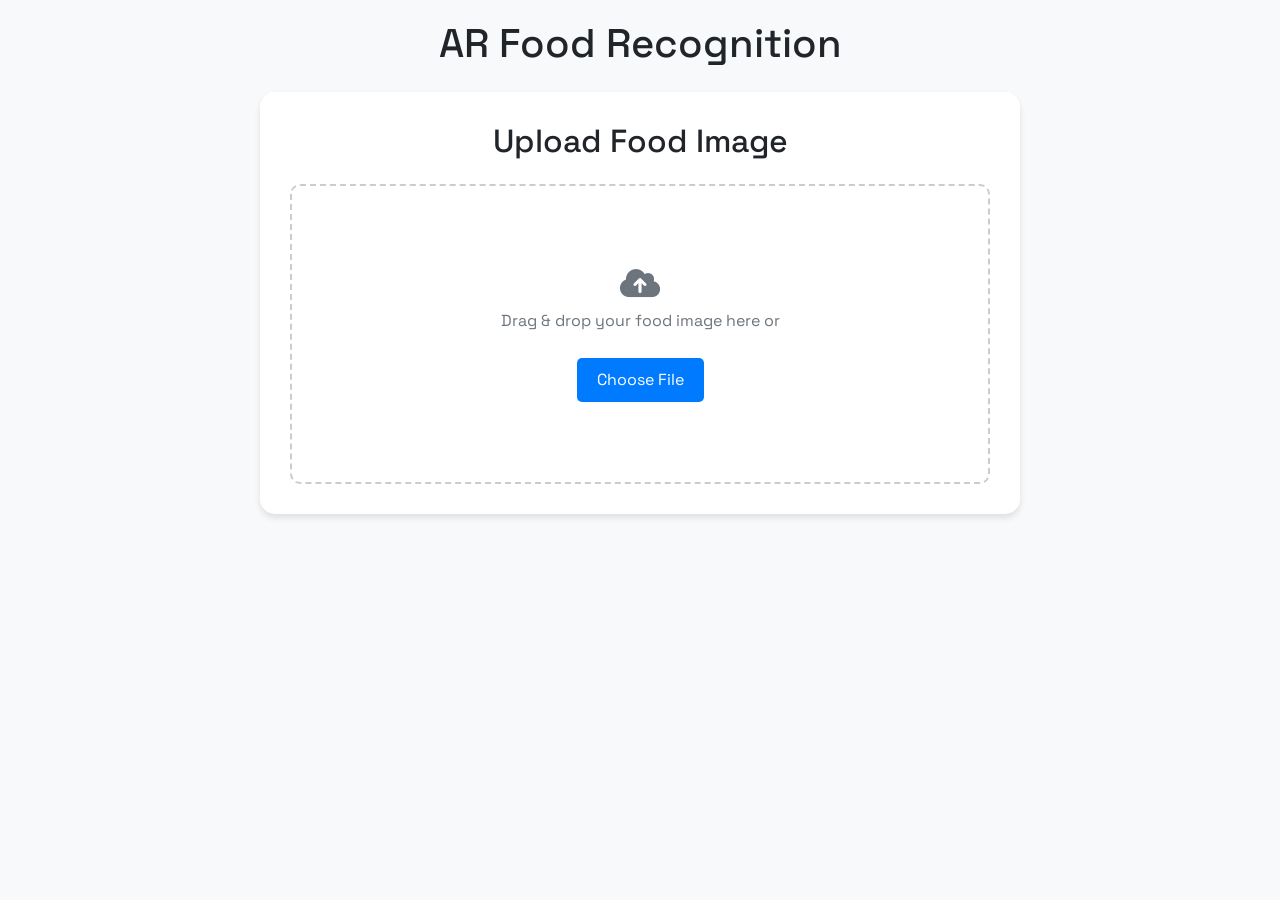
<file: templates/ar-food.html>
<!DOCTYPE html>
<html lang="en">
<head>
    <meta charset="UTF-8">
    <meta name="viewport" content="width=device-width, initial-scale=1.0">
    <title>AR Food Recognition - CulinaryAI</title>
    <link href="https://cdn.jsdelivr.net/npm/bootstrap@5.3.0/dist/css/bootstrap.min.css" rel="stylesheet">
    <link rel="stylesheet" href="https://cdnjs.cloudflare.com/ajax/libs/font-awesome/6.0.0/css/all.min.css">
    <link href="https://fonts.googleapis.com/css2?family=Space+Grotesk:wght@300;400;500;600;700&display=swap" rel="stylesheet">
    <style>
        * {
            margin: 0;
            padding: 0;
            box-sizing: border-box;
            font-family: 'Space Grotesk', sans-serif;
        }
        body {
            background-color: #f8f9fa;
        }
        .container {
            max-width: 800px;
            margin: 0 auto;
            padding: 20px;
        }
        .upload-section {
            background-color: white;
            border-radius: 15px;
            padding: 30px;
            box-shadow: 0 4px 6px rgba(0, 0, 0, 0.1);
            margin-bottom: 30px;
        }
        .drag-drop-area {
            border: 2px dashed #ccc;
            border-radius: 10px;
            padding: 20px;
            text-align: center;
            cursor: pointer;
            transition: all 0.3s ease;
            height: 300px;
            display: flex;
            flex-direction: column;
            justify-content: center;
            align-items: center;
            position: relative;
        }
        .drag-drop-area:hover {
            border-color: #007bff;
            background-color: #f8f9fa;
        }
        .drag-drop-area.dragover {
            border-color: #28a745;
            background-color: #e9f5e9;
        }
        .preview-image {
            max-width: 100%;
            max-height: 250px;
            object-fit: contain;
            display: none;
            border-radius: 8px;
        }
        .result-section {
            background-color: white;
            border-radius: 15px;
            padding: 30px;
            box-shadow: 0 4px 6px rgba(0, 0, 0, 0.1);
            display: none;
        }
        .loading-spinner {
            display: none;
            text-align: center;
            margin: 20px 0;
        }
        .food-card {
            background-color: #fff;
            border-radius: 10px;
            box-shadow: 0 2px 4px rgba(0, 0, 0, 0.1);
            padding: 20px;
            margin-bottom: 20px;
            transition: transform 0.3s ease;
        }
        .food-card:hover {
            transform: translateY(-5px);
        }
        .food-image {
            width: 100%;
            height: 200px;
            object-fit: cover;
            border-radius: 8px;
        }
        .btn-upload {
            background-color: #007bff;
            color: white;
            padding: 10px 20px;
            border-radius: 5px;
            border: none;
            cursor: pointer;
            transition: background-color 0.3s ease;
            margin-top: 15px;
        }
        .btn-upload:hover {
            background-color: #0056b3;
        }
        .btn-analyze {
            background-color: #28a745;
            color: white;
            padding: 10px 20px;
            border-radius: 5px;
            border: none;
            cursor: pointer;
            transition: background-color 0.3s ease;
            margin-top: 15px;
            display: none;
        }
        .btn-analyze:hover {
            background-color: #218838;
        }
        .error-message {
            color: #dc3545;
            margin-top: 10px;
            display: none;
        }
        .upload-icon {
            font-size: 2rem;
            color: #6c757d;
            margin-bottom: 10px;
        }
        .upload-text {
            color: #6c757d;
            margin-bottom: 10px;
        }
    </style>
</head>
<body>
    <div class="container">
        <h1 class="text-center mb-4">AR Food Recognition</h1>
        
        <div class="upload-section">
            <h2 class="text-center mb-4">Upload Food Image</h2>
            <div class="drag-drop-area" id="dropArea">
                <div id="uploadContent">
                    <i class="fas fa-cloud-upload-alt upload-icon"></i>
                    <p class="upload-text">Drag & drop your food image here or</p>
                    <input type="file" id="fileInput" accept="image/*" style="display: none;">
                    <button class="btn-upload" onclick="document.getElementById('fileInput').click()">
                        Choose File
                    </button>
                </div>
                <img id="previewImage" class="preview-image" alt="Preview">
            </div>
            <button id="analyzeButton" class="btn-analyze" onclick="analyzeImage()">
                <i class="fas fa-search"></i> Analyze Recipe
            </button>
            <div class="error-message" id="errorMessage"></div>
        </div>

        <div class="loading-spinner" id="loadingSpinner">
            <div class="spinner-border text-primary" role="status">
                <span class="visually-hidden">Loading...</span>
            </div>
            <p class="mt-2">Analyzing your food image...</p>
        </div>

        <div class="result-section" id="resultSection">
            <h2 class="text-center mb-4">Food Recognition Results</h2>
            <div id="foodResults"></div>
        </div>
    </div>

    <script>
        const dropArea = document.getElementById('dropArea');
        const fileInput = document.getElementById('fileInput');
        const previewImage = document.getElementById('previewImage');
        const loadingSpinner = document.getElementById('loadingSpinner');
        const resultSection = document.getElementById('resultSection');
        const foodResults = document.getElementById('foodResults');
        const errorMessage = document.getElementById('errorMessage');
        const analyzeButton = document.getElementById('analyzeButton');
        const uploadContent = document.getElementById('uploadContent');

        // Prevent default drag behaviors
        ['dragenter', 'dragover', 'dragleave', 'drop'].forEach(eventName => {
            dropArea.addEventListener(eventName, preventDefaults, false);
            document.body.addEventListener(eventName, preventDefaults, false);
        });

        // Highlight drop area when item is dragged over it
        ['dragenter', 'dragover'].forEach(eventName => {
            dropArea.addEventListener(eventName, highlight, false);
        });

        ['dragleave', 'drop'].forEach(eventName => {
            dropArea.addEventListener(eventName, unhighlight, false);
        });

        // Handle dropped files
        dropArea.addEventListener('drop', handleDrop, false);
        fileInput.addEventListener('change', handleFiles, false);

        function preventDefaults(e) {
            e.preventDefault();
            e.stopPropagation();
        }

        function highlight() {
            dropArea.classList.add('dragover');
        }

        function unhighlight() {
            dropArea.classList.remove('dragover');
        }

        function handleDrop(e) {
            const dt = e.dataTransfer;
            const files = dt.files;
            if (files.length > 0) {
                handleFiles({ target: { files } });
            }
        }

        function handleFiles(e) {
            const files = e.target.files;
            if (files.length > 0) {
                const file = files[0];
                if (file.type.startsWith('image/')) {
                    displayPreview(file);
                    // Store the file in the fileInput for later use
                    fileInput.files = files;
                } else {
                    showError('Please upload an image file');
                }
            }
        }

        function displayPreview(file) {
            const reader = new FileReader();
            reader.onload = function(e) {
                previewImage.src = e.target.result;
                previewImage.style.display = 'block';
                uploadContent.style.display = 'none';
                analyzeButton.style.display = 'block';
                errorMessage.style.display = 'none';
            };
            reader.readAsDataURL(file);
        }

        function showError(message) {
            errorMessage.textContent = message;
            errorMessage.style.display = 'block';
            setTimeout(() => {
                errorMessage.style.display = 'none';
            }, 3000);
        }

        function analyzeImage() {
            const file = fileInput.files[0];
            if (!file) {
                showError('Please select an image first');
                return;
            }

            loadingSpinner.style.display = 'block';
            resultSection.style.display = 'none';
            errorMessage.style.display = 'none';

            const formData = new FormData();
            formData.append('image', file);

            fetch('/analyze_food', {
                method: 'POST',
                body: formData
            })
            .then(response => {
                if (!response.ok) {
                    throw new Error('Network response was not ok');
                }
                return response.json();
            })
            .then(data => {
                loadingSpinner.style.display = 'none';
                if (data.error) {
                    showError(data.error);
                } else {
                    displayResults(data);
                    resultSection.style.display = 'block';
                }
            })
            .catch(error => {
                loadingSpinner.style.display = 'none';
                showError('Error analyzing image. Please try again.');
                console.error('Error:', error);
            });
        }

        function displayResults(data) {
            foodResults.innerHTML = '';
            
            const foodCard = document.createElement('div');
            foodCard.className = 'food-card';
            
            foodCard.innerHTML = `
                <div class="row">
                    <div class="col-md-4">
                        <img src="${previewImage.src}" class="food-image" alt="${data.name}">
                    </div>
                    <div class="col-md-8">
                        <h3>${data.name}</h3>
                        <p class="text-muted">${data.description}</p>
                        <h4>Benefits:</h4>
                        <ul>
                            ${data.benefits.map(benefit => `<li>${benefit}</li>`).join('')}
                        </ul>
                        <button class="btn btn-primary" onclick="window.location.href='/recipe-details?food=${encodeURIComponent(data.name)}'">
                            View Full Recipe
                        </button>
                    </div>
                </div>
            `;
            
            foodResults.appendChild(foodCard);
        }
    </script>
</body>
</html>
</file>
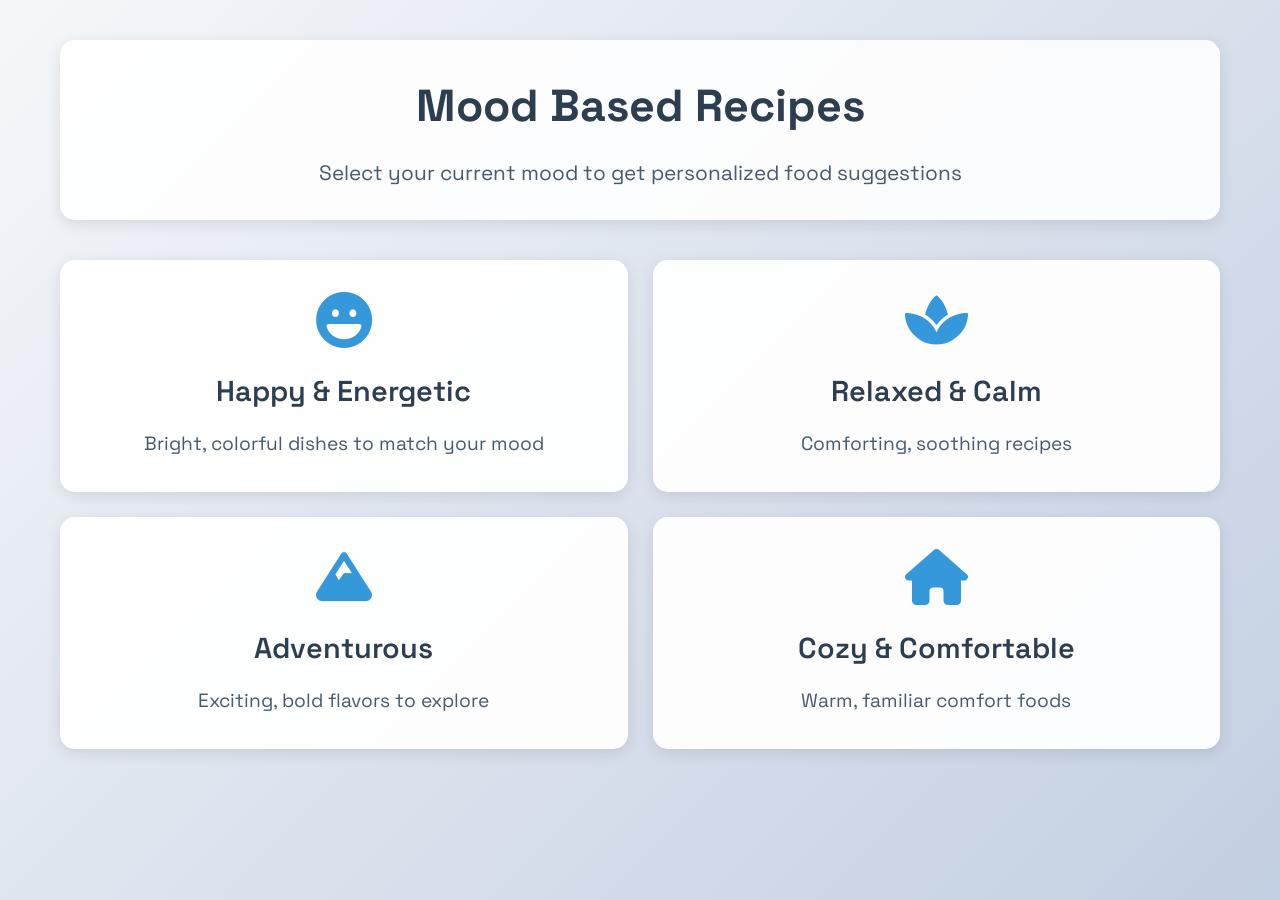
<file: templates/mood-based.html>
<!DOCTYPE html>
<html lang="en">
<head>
  <meta charset="UTF-8">
  <meta name="viewport" content="width=device-width, initial-scale=1.0">
  <title>Mood Based Recipes - CulinaryAI</title>
  <link rel="stylesheet" href="https://cdnjs.cloudflare.com/ajax/libs/font-awesome/6.0.0/css/all.min.css">
  <link href="https://fonts.googleapis.com/css2?family=Space+Grotesk:wght@300;400;500;600;700&display=swap" rel="stylesheet">
  <style>
    * {
      margin: 0;
      padding: 0;
      box-sizing: border-box;
      font-family: 'Space Grotesk', sans-serif;
    }

    body {
      background: linear-gradient(135deg, #f5f7fa 0%, #c3cfe2 100%);
      color: #2c3e50;
      line-height: 1.6;
      min-height: 100vh;
    }

    .container {
      max-width: 1200px;
      margin: 0 auto;
      padding: 40px 20px;
    }

    .header {
      text-align: center;
      margin-bottom: 40px;
      padding: 30px;
      background: rgba(255, 255, 255, 0.9);
      border-radius: 15px;
      box-shadow: 0 4px 15px rgba(0,0,0,0.1);
    }

    .header h1 {
      color: #2c3e50;
      font-size: 2.8rem;
      margin-bottom: 15px;
      font-weight: 700;
    }

    .header p {
      font-size: 1.3rem;
      color: #34495e;
      opacity: 0.9;
    }

    .mood-options {
      display: grid;
      grid-template-columns: repeat(2, 1fr);
      gap: 25px;
      margin-bottom: 40px;
    }

    .mood-option {
      background: rgba(255, 255, 255, 0.95);
      padding: 30px;
      border-radius: 15px;
      text-align: center;
      cursor: pointer;
      box-shadow: 0 4px 15px rgba(0,0,0,0.1);
      transition: all 0.3s ease;
      border: 2px solid transparent;
    }

    .mood-option:hover {
      transform: translateY(-5px);
      border-color: #3498db;
      box-shadow: 0 8px 20px rgba(0,0,0,0.15);
    }

    .mood-option i {
      font-size: 3.5rem;
      color: #3498db;
      margin-bottom: 20px;
      transition: transform 0.3s ease;
    }

    .mood-option:hover i {
      transform: scale(1.1);
    }

    .mood-option h3 {
      color: #2c3e50;
      font-size: 1.8rem;
      margin-bottom: 15px;
      font-weight: 600;
    }

    .mood-option p {
      font-size: 1.2rem;
      color: #34495e;
      opacity: 0.9;
    }

    .suggestions {
      display: none;
    }

    .suggestion-item {
      background: rgba(255, 255, 255, 0.95);
      padding: 30px;
      border-radius: 15px;
      margin-bottom: 30px;
      box-shadow: 0 4px 15px rgba(0,0,0,0.1);
      transition: all 0.3s ease;
      cursor: pointer;
      border: 2px solid transparent;
    }

    .suggestion-item:hover {
      transform: translateY(-5px);
      border-color: #3498db;
      box-shadow: 0 8px 20px rgba(0,0,0,0.15);
      background: rgba(255, 255, 255, 0.98);
    }

    .suggestion-item h3 {
      color: #2c3e50;
      font-size: 2rem;
      margin-bottom: 15px;
      font-weight: 600;
      padding-bottom: 10px;
      border-bottom: 2px solid #3498db;
      transition: color 0.3s ease;
    }

    .suggestion-item:hover h3 {
      color: #3498db;
    }

    .suggestion-item p {
      font-size: 1.3rem;
      margin-bottom: 20px;
      color: #34495e;
      line-height: 1.8;
    }

    .suggestion-item .benefits {
      margin-top: 25px;
      padding: 25px;
      background: rgba(248, 249, 250, 0.8);
      border-radius: 12px;
      border: 1px solid rgba(52, 152, 219, 0.2);
      transition: all 0.3s ease;
    }

    .suggestion-item:hover .benefits {
      background: rgba(248, 249, 250, 0.95);
      border-color: rgba(52, 152, 219, 0.4);
    }

    .suggestion-item .benefits h4 {
      color: #3498db;
      font-size: 1.5rem;
      margin-bottom: 15px;
      font-weight: 600;
    }

    .suggestion-item .benefits-list li {
      margin-bottom: 12px;
      position: relative;
      font-size: 1.2rem;
      color: #34495e;
      line-height: 1.6;
      transition: color 0.3s ease;
    }

    .suggestion-item:hover .benefits-list li {
      color: #2c3e50;
    }

    .suggestion-item .benefits-list li::before {
      content: "✓";
      color: #2ecc71;
      position: absolute;
      left: -25px;
      font-size: 1.3rem;
      font-weight: bold;
      transition: transform 0.3s ease;
    }

    .suggestion-item:hover .benefits-list li::before {
      transform: scale(1.1);
    }

    .loading {
      text-align: center;
      padding: 30px;
      display: none;
    }

    .loading i {
      font-size: 3rem;
      color: #3498db;
      animation: spin 1s linear infinite;
      margin-bottom: 15px;
    }

    .loading p {
      font-size: 1.3rem;
      color: #34495e;
    }

    @keyframes spin {
      0% { transform: rotate(0deg); }
      100% { transform: rotate(360deg); }
    }

    @media (max-width: 768px) {
      .mood-options {
        grid-template-columns: 1fr;
      }

      .header h1 {
        font-size: 2.2rem;
      }

      .header p {
        font-size: 1.1rem;
      }

      .mood-option h3 {
        font-size: 1.5rem;
      }

      .mood-option p {
        font-size: 1.1rem;
      }

      .suggestion-item h3 {
        font-size: 1.8rem;
      }

      .suggestion-item p {
        font-size: 1.1rem;
      }

      .benefits-list li {
        font-size: 1.1rem;
      }
    }
  </style>
</head>
<body>
  <div class="container">
    <div class="header">
      <h1>Mood Based Recipes</h1>
      <p>Select your current mood to get personalized food suggestions</p>
    </div>

    <div class="mood-options">
      <div class="mood-option" onclick="selectMood('happy')">
        <i class="fas fa-laugh"></i>
        <h3>Happy & Energetic</h3>
        <p>Bright, colorful dishes to match your mood</p>
      </div>

      <div class="mood-option" onclick="selectMood('relaxed')">
        <i class="fas fa-spa"></i>
        <h3>Relaxed & Calm</h3>
        <p>Comforting, soothing recipes</p>
      </div>

      <div class="mood-option" onclick="selectMood('adventurous')">
        <i class="fas fa-mountain"></i>
        <h3>Adventurous</h3>
        <p>Exciting, bold flavors to explore</p>
      </div>

      <div class="mood-option" onclick="selectMood('cozy')">
        <i class="fas fa-home"></i>
        <h3>Cozy & Comfortable</h3>
        <p>Warm, familiar comfort foods</p>
      </div>
    </div>

    <div class="loading" id="loading">
      <i class="fas fa-spinner"></i>
      <p>Generating personalized suggestions...</p>
    </div>

    <div class="suggestions" id="suggestions"></div>
  </div>

  <script>
    let currentMood = '';

    async function selectMood(mood) {
      currentMood = mood;
      const loading = document.getElementById('loading');
      const suggestions = document.getElementById('suggestions');
      const moodOptions = document.querySelector('.mood-options');
      
      // Hide mood options and show loading
      moodOptions.style.display = 'none';
      loading.style.display = 'block';
      suggestions.style.display = 'none';
      suggestions.innerHTML = '';

      try {
        const response = await fetch('/generate_mood_recipe', {
          method: 'POST',
          headers: {
            'Content-Type': 'application/json',
          },
          body: JSON.stringify({ mood: mood })
        });

        if (!response.ok) {
          throw new Error('Failed to generate suggestions');
        }

        const data = await response.json();
        displaySuggestions(data);
      } catch (error) {
        console.error('Error:', error);
        suggestions.innerHTML = `
          <div class="suggestion-item">
            <h3>Error</h3>
            <p>Failed to generate suggestions. Please try again.</p>
            <button onclick="resetMoodSelection()" style="
              background: #3498db;
              color: white;
              border: none;
              padding: 10px 20px;
              border-radius: 5px;
              cursor: pointer;
              margin-top: 20px;
              font-size: 1.1rem;
              transition: all 0.3s ease;
            ">Try Again</button>
          </div>
        `;
      } finally {
        loading.style.display = 'none';
        suggestions.style.display = 'block';
      }
    }

    function resetMoodSelection() {
      const moodOptions = document.querySelector('.mood-options');
      const suggestions = document.getElementById('suggestions');
      const loading = document.getElementById('loading');
      
      moodOptions.style.display = 'grid';
      suggestions.style.display = 'none';
      loading.style.display = 'none';
      suggestions.innerHTML = '';
      currentMood = '';
    }

    function displaySuggestions(suggestions) {
      const suggestionsDiv = document.getElementById('suggestions');
      suggestionsDiv.innerHTML = '';

      suggestions.forEach(suggestion => {
        const suggestionItem = document.createElement('div');
        suggestionItem.className = 'suggestion-item';
        suggestionItem.innerHTML = `
          <h3>${suggestion.name}</h3>
          <p>${suggestion.description}</p>
          <div class="benefits">
            <h4>Benefits</h4>
            <ul class="benefits-list">
              ${suggestion.benefits.map(benefit => `<li>${benefit}</li>`).join('')}
            </ul>
          </div>
          <div style="
            text-align: center;
            margin-top: 20px;
            color: #3498db;
            font-weight: 600;
            font-size: 1.2rem;
          ">Click to view detailed recipe</div>
        `;

        // Add click event to show recipe details
        suggestionItem.addEventListener('click', () => {
          window.location.href = `/recipe-details?food=${encodeURIComponent(suggestion.name)}&mood=${encodeURIComponent(currentMood)}`;
        });

        suggestionsDiv.appendChild(suggestionItem);
      });

      // Add a back button
      const backButton = document.createElement('button');
      backButton.textContent = 'Back to Moods';
      backButton.style.cssText = `
        background: #3498db;
        color: white;
        border: none;
        padding: 10px 20px;
        border-radius: 5px;
        cursor: pointer;
        margin: 20px auto;
        display: block;
        font-size: 1.1rem;
        transition: all 0.3s ease;
      `;
      backButton.onclick = resetMoodSelection;
      suggestionsDiv.appendChild(backButton);
    }
  </script>
</body>
</html>
</file>
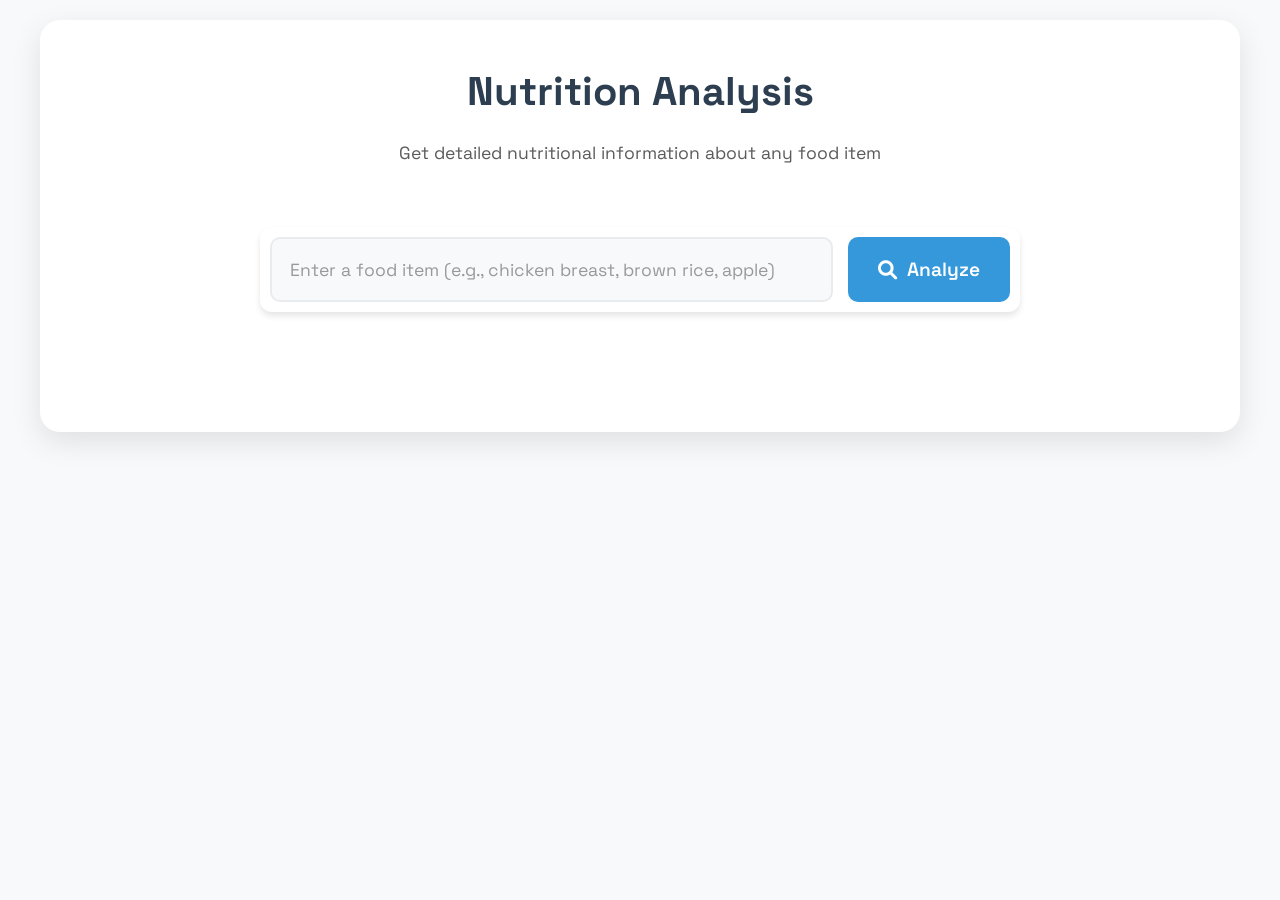
<file: templates/nutrition-analysis.html>
<!DOCTYPE html>
<html lang="en">
<head>
    <meta charset="UTF-8">
    <meta name="viewport" content="width=device-width, initial-scale=1.0">
    <title>Nutrition Analysis - CulinaryAI</title>
    <link rel="stylesheet" href="https://cdnjs.cloudflare.com/ajax/libs/font-awesome/6.0.0/css/all.min.css">
    <link href="https://fonts.googleapis.com/css2?family=Space+Grotesk:wght@300;400;500;600;700&display=swap" rel="stylesheet">
    <style>
        :root {
            --primary: #2c3e50;
            --secondary: #e74c3c;
            --accent: #3498db;
            --light: #ffffff;
            --dark: #2c3e50;
            --text: #333333;
            --background: #f8f9fa;
            --border: #e9ecef;
            --success: #2ecc71;
            --warning: #f1c40f;
            --info: #3498db;
            --transition: all 0.3s ease;
        }

        * {
            margin: 0;
            padding: 0;
            box-sizing: border-box;
            font-family: 'Space Grotesk', sans-serif;
        }

        body {
            background: var(--background);
            color: var(--text);
            line-height: 1.6;
            padding: 20px;
        }

        .container {
            max-width: 1200px;
            margin: 0 auto;
            padding: 40px;
            background: var(--light);
            border-radius: 20px;
            box-shadow: 0 10px 30px rgba(0, 0, 0, 0.1);
        }

        .header {
            text-align: center;
            margin-bottom: 40px;
        }

        .header h1 {
            color: var(--primary);
            font-size: 2.5rem;
            margin-bottom: 15px;
        }

        .header p {
            color: var(--text);
            opacity: 0.8;
            font-size: 1.1rem;
        }

        .search-container {
            text-align: center;
            margin: 40px auto;
            max-width: 800px;
            padding: 20px;
        }

        .search-bar {
            display: flex;
            gap: 15px;
            margin-bottom: 20px;
            background: var(--light);
            padding: 10px;
            border-radius: 12px;
            box-shadow: 0 4px 6px rgba(0, 0, 0, 0.1);
            transition: var(--transition);
        }

        .search-bar:focus-within {
            box-shadow: 0 6px 12px rgba(0, 0, 0, 0.15);
            transform: translateY(-2px);
        }

        .search-bar input {
            flex: 1;
            padding: 18px;
            border: 2px solid var(--border);
            border-radius: 10px;
            font-size: 1.2rem;
            transition: var(--transition);
            background: var(--background);
        }

        .search-bar input:focus {
            border-color: var(--accent);
            outline: none;
            background: var(--light);
        }

        .search-bar input::placeholder {
            color: #999;
            font-size: 1.1rem;
        }

        .search-bar button {
            background: var(--accent);
            color: var(--light);
            border: none;
            padding: 18px 30px;
            border-radius: 10px;
            font-size: 1.2rem;
            font-weight: 600;
            cursor: pointer;
            transition: var(--transition);
            display: flex;
            align-items: center;
            gap: 10px;
        }

        .search-bar button:hover {
            background: var(--primary);
            transform: translateY(-2px);
        }

        .search-bar button:active {
            transform: translateY(0);
        }

        .loading-indicator {
            text-align: center;
            padding: 30px;
            margin: 20px 0;
        }

        .spinner {
            width: 50px;
            height: 50px;
            border: 5px solid var(--accent);
            border-top: 5px solid transparent;
            border-radius: 50%;
            margin: 0 auto 20px;
            animation: spin 1s linear infinite;
        }

        @keyframes spin {
            0% { transform: rotate(0deg); }
            100% { transform: rotate(360deg); }
        }

        .details-form {
            display: none;
            max-width: 600px;
            margin: 0 auto;
            padding: 20px;
            background: var(--background);
            border-radius: 15px;
            box-shadow: 0 3px 10px rgba(0, 0, 0, 0.05);
        }

        .details-form.active {
            display: block;
        }

        .form-row {
            display: grid;
            grid-template-columns: 1fr 1fr;
            gap: 20px;
            margin-bottom: 20px;
        }

        .form-group {
            margin-bottom: 15px;
        }

        .form-group label {
            display: block;
            margin-bottom: 8px;
            color: var(--primary);
            font-weight: 500;
        }

        .form-group input,
        .form-group select {
            width: 100%;
            padding: 12px;
            border: 2px solid var(--border);
            border-radius: 8px;
            font-size: 1rem;
            transition: var(--transition);
        }

        .form-group input:focus,
        .form-group select:focus {
            border-color: var(--accent);
            outline: none;
        }

        .analyze-btn {
            width: 100%;
            background: var(--accent);
            color: var(--light);
            border: none;
            padding: 15px;
            border-radius: 8px;
            font-size: 1.1rem;
            font-weight: 500;
            cursor: pointer;
            transition: var(--transition);
            margin-top: 20px;
        }

        .analyze-btn:hover {
            background: var(--primary);
        }

        .loading {
            display: none;
            text-align: center;
            padding: 20px;
            color: var(--accent);
        }

        .loading i {
            font-size: 2rem;
            animation: spin 1s linear infinite;
        }

        .result-section {
            display: none;
            margin-top: 40px;
            padding: 30px;
            background: var(--light);
            border-radius: 15px;
            box-shadow: 0 5px 15px rgba(0, 0, 0, 0.1);
        }

        .nutrition-grid {
            display: grid;
            grid-template-columns: repeat(auto-fit, minmax(200px, 1fr));
            gap: 20px;
            margin-top: 20px;
        }

        .nutrition-card {
            background: white;
            border-radius: 12px;
            padding: 20px;
            box-shadow: 0 2px 4px rgba(0,0,0,0.1);
            margin-bottom: 20px;
        }

        .nutrition-card h4 {
            color: #2c3e50;
            margin-bottom: 15px;
            font-size: 1.2em;
        }

        .value {
            font-size: 2em;
            font-weight: bold;
            color: #2c3e50;
        }

        .unit {
            color: #7f8c8d;
            margin: 5px 0;
        }

        .daily-percentage {
            color: #27ae60;
            font-weight: 500;
        }

        .fats-details, .vitamins-details, .minerals-details {
            display: grid;
            gap: 10px;
        }

        .fat-item, .vitamin-item, .mineral-item {
            display: flex;
            justify-content: space-between;
            align-items: center;
            padding: 8px;
            background: #f8f9fa;
            border-radius: 6px;
        }

        .analysis-card {
            background: #f8f9fa;
        }

        .analysis-item {
            margin-bottom: 15px;
        }

        .analysis-item h5 {
            color: #2c3e50;
            margin-bottom: 5px;
        }

        .analysis-item p {
            color: #34495e;
            line-height: 1.5;
        }

        .meal-suggestions {
            margin-top: 30px;
        }

        .meal-cards {
            display: grid;
            grid-template-columns: repeat(auto-fit, minmax(300px, 1fr));
            gap: 20px;
            margin-top: 20px;
        }

        .meal-card {
            background: white;
            border-radius: 12px;
            padding: 20px;
            box-shadow: 0 2px 4px rgba(0,0,0,0.1);
        }

        .meal-card h4 {
            color: #2c3e50;
            margin-bottom: 10px;
        }

        .meal-details {
            margin-top: 15px;
        }

        .meal-details h5 {
            color: #2c3e50;
            margin: 10px 0 5px;
        }

        .meal-details ul {
            list-style: none;
            padding: 0;
        }

        .meal-details li {
            margin-bottom: 5px;
            color: #34495e;
        }

        .health-considerations {
            margin-top: 30px;
            background: #f8f9fa;
            padding: 20px;
            border-radius: 12px;
        }

        .health-considerations h3 {
            color: #2c3e50;
            margin-bottom: 15px;
        }

        .health-considerations ul {
            list-style: none;
            padding: 0;
        }

        .health-considerations li {
            margin-bottom: 10px;
            padding-left: 20px;
            position: relative;
            color: #34495e;
        }

        .health-considerations li:before {
            content: "•";
            color: #27ae60;
            position: absolute;
            left: 0;
        }

        .recommendations {
            margin-top: 30px;
            padding: 20px;
            background: var(--background);
            border-radius: 10px;
        }

        .recommendations h3 {
            color: var(--primary);
            margin-bottom: 15px;
        }

        .recommendations ul {
            list-style: none;
        }

        .recommendations li {
            margin-bottom: 10px;
            padding-left: 25px;
            position: relative;
        }

        .recommendations li::before {
            content: "•";
            color: var(--accent);
            position: absolute;
            left: 10px;
            font-size: 1.2rem;
        }

        .error-message {
            background-color: #ffebee;
            color: #c62828;
            padding: 15px;
            border-radius: 8px;
            margin: 20px 0;
            text-align: center;
            font-weight: 500;
        }

        @media (max-width: 768px) {
            .search-container {
                padding: 20px;
            }

            .header h1 {
                font-size: 2rem;
            }
        }

        .nutrition-section {
            margin-top: 30px;
            padding: 20px;
            background: var(--background);
            border-radius: 12px;
        }

        .nutrition-grid {
            display: flex;
            flex-direction: column;
            gap: 15px;
        }

        .nutrition-item {
            display: flex;
            justify-content: space-between;
            align-items: center;
            padding: 15px;
            background: var(--light);
            border-radius: 8px;
            transition: var(--transition);
        }

        .nutrition-item:hover {
            background: var(--background);
            transform: translateX(5px);
        }

        .nutrition-item h3 {
            color: var(--primary);
            font-size: 1.1rem;
            margin: 0;
        }

        .nutrition-value {
            display: flex;
            align-items: center;
            gap: 10px;
        }

        .nutrition-value .value {
            font-size: 1.2rem;
            font-weight: 600;
            color: var(--primary);
        }

        .nutrition-value .unit {
            color: var(--text);
            opacity: 0.8;
        }

        .nutrition-value .daily-percentage {
            color: var(--success);
            font-weight: 500;
        }

        .action-buttons {
            display: flex;
            gap: 15px;
            margin: 20px 0;
            justify-content: center;
        }

        .action-button {
            display: flex;
            align-items: center;
            gap: 8px;
            padding: 12px 20px;
            border: none;
            border-radius: 8px;
            font-size: 1rem;
            font-weight: 500;
            cursor: pointer;
            transition: var(--transition);
            background: var(--accent);
            color: var(--light);
        }

        .action-button:hover {
            background: var(--primary);
            transform: translateY(-2px);
        }

        .action-button i {
            font-size: 1.1rem;
        }

        .diet-fit-section, .benefits-section, .warnings-section {
            margin-top: 30px;
            padding: 20px;
            background: var(--background);
            border-radius: 12px;
        }

        .diet-fit-grid, .benefits-grid, .warnings-grid {
            display: grid;
            grid-template-columns: repeat(auto-fit, minmax(250px, 1fr));
            gap: 15px;
            margin-top: 15px;
        }

        .diet-fit-item, .benefit-item, .warning-item {
            background: var(--light);
            padding: 15px;
            border-radius: 8px;
            transition: var(--transition);
        }

        .diet-fit-item:hover, .benefit-item:hover, .warning-item:hover {
            transform: translateY(-2px);
            box-shadow: 0 4px 8px rgba(0,0,0,0.1);
        }

        .diet-fit-item h3, .benefit-item h3, .warning-item h3 {
            color: var(--primary);
            font-size: 1.1rem;
            margin-bottom: 10px;
            display: flex;
            align-items: center;
            gap: 8px;
        }

        .diet-fit-item p, .benefit-item p, .warning-item p {
            color: var(--text);
            line-height: 1.5;
        }

        .diet-fit-item i {
            color: var(--success);
        }

        .benefit-item i {
            color: var(--info);
        }

        .warning-item i {
            color: var(--warning);
        }
    </style>
</head>
<body>
    <div class="container">
        <div class="header">
            <h1>Nutrition Analysis</h1>
            <p>Get detailed nutritional information about any food item</p>
        </div>

        <div class="search-container">
            <div class="search-bar">
                <input type="text" id="foodInput" placeholder="Enter a food item (e.g., chicken breast, brown rice, apple)">
                <button onclick="analyzeFood()">
                    <i class="fas fa-search"></i>
                    Analyze
                </button>
            </div>
        </div>

        <div id="loadingIndicator" class="loading-indicator" style="display: none;">
            <div class="spinner"></div>
            <p>Analyzing nutritional content...</p>
        </div>

        <div id="errorMessage" class="error-message" style="display: none;"></div>

        <div id="resultsContainer" class="results-container" style="display: none;">
            <div class="action-buttons">
                <button class="action-button" onclick="saveToGallery()">
                    <i class="fas fa-save"></i>
                    Save to Gallery
                </button>
                <button class="action-button" onclick="shareResults()">
                    <i class="fas fa-share-alt"></i>
                    Share
                </button>
            </div>
            <!-- Results will be displayed here -->
        </div>
    </div>

    <script>
        async function analyzeFood() {
            const foodInput = document.getElementById('foodInput');
            const loadingIndicator = document.getElementById('loadingIndicator');
            const errorMessage = document.getElementById('errorMessage');
            const resultsContainer = document.getElementById('resultsContainer');

            if (!foodInput || !loadingIndicator || !errorMessage || !resultsContainer) {
                console.error('Required elements not found');
                return;
            }

            const food = foodInput.value.trim();
            if (!food) {
                errorMessage.textContent = 'Please enter a food item';
                errorMessage.style.display = 'block';
                return;
            }

            try {
                loadingIndicator.style.display = 'block';
                errorMessage.style.display = 'none';
                resultsContainer.style.display = 'none';

                const response = await fetch('/analyze_nutrition', {
                    method: 'POST',
                    headers: {
                        'Content-Type': 'application/json'
                    },
                    body: JSON.stringify({ food })
                });

                if (!response.ok) {
                    throw new Error('Failed to analyze nutrition');
                }

                const data = await response.json();
                displayResults(data);
            } catch (error) {
                console.error('Error:', error);
                errorMessage.textContent = 'Failed to analyze nutrition. Please try again.';
                errorMessage.style.display = 'block';
            } finally {
                loadingIndicator.style.display = 'none';
            }
        }

        function displayResults(data) {
            const resultsContainer = document.getElementById('resultsContainer');
            if (!resultsContainer) {
                console.error('Results container not found');
                return;
            }

            // Clear previous results
            resultsContainer.innerHTML = '';

            // Add action buttons
            resultsContainer.innerHTML = `
                <div class="action-buttons">
                    <button class="action-button" onclick="saveToGallery()">
                        <i class="fas fa-save"></i>
                        Save to Gallery
                    </button>
                    <button class="action-button" onclick="shareResults()">
                        <i class="fas fa-share-alt"></i>
                        Share
                    </button>
                </div>
            `;

            // Create nutrition section
            const nutrition = data.nutrition;
            let html = `
                <div class="nutrition-section">
                    <h2>Nutritional Information</h2>
                    <div class="nutrition-grid">
                        <div class="nutrition-item">
                            <h3>Calories</h3>
                            <div class="nutrition-value">
                                <span class="value">${nutrition.calories.value}</span>
                                <span class="unit">${nutrition.calories.unit}</span>
                                <span class="daily-percentage">${nutrition.calories.daily_percentage}% DV</span>
                            </div>
                        </div>
                        <div class="nutrition-item">
                            <h3>Protein</h3>
                            <div class="nutrition-value">
                                <span class="value">${nutrition.protein.value}</span>
                                <span class="unit">${nutrition.protein.unit}</span>
                                <span class="daily-percentage">${nutrition.protein.daily_percentage}% DV</span>
                            </div>
                        </div>
                        <div class="nutrition-item">
                            <h3>Carbohydrates</h3>
                            <div class="nutrition-value">
                                <span class="value">${nutrition.carbohydrates.value}</span>
                                <span class="unit">${nutrition.carbohydrates.unit}</span>
                                <span class="daily-percentage">${nutrition.carbohydrates.daily_percentage}% DV</span>
                            </div>
                        </div>
                        <div class="nutrition-item">
                            <h3>Fiber</h3>
                            <div class="nutrition-value">
                                <span class="value">${nutrition.fiber.value}</span>
                                <span class="unit">${nutrition.fiber.unit}</span>
                                <span class="daily-percentage">${nutrition.fiber.daily_percentage}% DV</span>
                            </div>
                        </div>
                        <div class="nutrition-item">
                            <h3>Sugar</h3>
                            <div class="nutrition-value">
                                <span class="value">${nutrition.sugar.value}</span>
                                <span class="unit">${nutrition.sugar.unit}</span>
                                <span class="daily-percentage">${nutrition.sugar.daily_percentage}% DV</span>
                            </div>
                        </div>
                        <div class="nutrition-item">
                            <h3>Sodium</h3>
                            <div class="nutrition-value">
                                <span class="value">${nutrition.sodium.value}</span>
                                <span class="unit">${nutrition.sodium.unit}</span>
                                <span class="daily-percentage">${nutrition.sodium.daily_percentage}% DV</span>
                            </div>
                        </div>
                    </div>
                </div>
            `;

            // Add fats section
            html += `
                <div class="nutrition-section">
                    <h2>Fats</h2>
                    <div class="nutrition-grid">
                        <div class="nutrition-item">
                            <h3>Total Fat</h3>
                            <div class="nutrition-value">
                                <span class="value">${nutrition.fats.total.value}</span>
                                <span class="unit">${nutrition.fats.total.unit}</span>
                                <span class="daily-percentage">${nutrition.fats.total.daily_percentage}% DV</span>
                            </div>
                        </div>
                        <div class="nutrition-item">
                            <h3>Saturated Fat</h3>
                            <div class="nutrition-value">
                                <span class="value">${nutrition.fats.saturated.value}</span>
                                <span class="unit">${nutrition.fats.saturated.unit}</span>
                                <span class="daily-percentage">${nutrition.fats.saturated.daily_percentage}% DV</span>
                            </div>
                        </div>
                        <div class="nutrition-item">
                            <h3>Unsaturated Fat</h3>
                            <div class="nutrition-value">
                                <span class="value">${nutrition.fats.unsaturated.value}</span>
                                <span class="unit">${nutrition.fats.unsaturated.unit}</span>
                                <span class="daily-percentage">${nutrition.fats.unsaturated.daily_percentage}% DV</span>
                            </div>
                        </div>
                        <div class="nutrition-item">
                            <h3>Trans Fat</h3>
                            <div class="nutrition-value">
                                <span class="value">${nutrition.fats.trans.value}</span>
                                <span class="unit">${nutrition.fats.trans.unit}</span>
                                <span class="daily-percentage">${nutrition.fats.trans.daily_percentage}% DV</span>
                            </div>
                        </div>
                    </div>
                </div>
            `;

            // Add vitamins section
            html += `
                <div class="nutrition-section">
                    <h2>Vitamins</h2>
                    <div class="nutrition-grid">
            `;
            nutrition.vitamins.forEach(vitamin => {
                html += `
                    <div class="nutrition-item">
                        <h3>${vitamin.name}</h3>
                        <div class="nutrition-value">
                            <span class="value">${vitamin.value}</span>
                            <span class="unit">${vitamin.unit}</span>
                            <span class="daily-percentage">${vitamin.daily_percentage}% DV</span>
                        </div>
                    </div>
                `;
            });
            html += `
                    </div>
                </div>
            `;

            // Add minerals section
            html += `
                <div class="nutrition-section">
                    <h2>Minerals</h2>
                    <div class="nutrition-grid">
            `;
            nutrition.minerals.forEach(mineral => {
                html += `
                    <div class="nutrition-item">
                        <h3>${mineral.name}</h3>
                        <div class="nutrition-value">
                            <span class="value">${mineral.value}</span>
                            <span class="unit">${mineral.unit}</span>
                            <span class="daily-percentage">${mineral.daily_percentage}% DV</span>
                        </div>
                    </div>
                `;
            });
            html += `
                    </div>
                </div>
            `;

            // Add diet fit section
            html += `
                <div class="diet-fit-section">
                    <h2>Diet Fit</h2>
                    <div class="diet-fit-grid">
                        <div class="diet-fit-item">
                            <h3><i class="fas fa-weight"></i>Weight Loss</h3>
                            <p>${data.diet_fit.weight_loss}</p>
                        </div>
                        <div class="diet-fit-item">
                            <h3><i class="fas fa-dumbbell"></i>Muscle Gain</h3>
                            <p>${data.diet_fit.muscle_gain}</p>
                        </div>
                        <div class="diet-fit-item">
                            <h3><i class="fas fa-heartbeat"></i>Heart Health</h3>
                            <p>${data.diet_fit.heart_health}</p>
                        </div>
                        <div class="diet-fit-item">
                            <h3><i class="fas fa-running"></i>Athletic Performance</h3>
                            <p>${data.diet_fit.athletic_performance}</p>
                        </div>
                    </div>
                </div>
            `;

            // Add benefits section
            html += `
                <div class="benefits-section">
                    <h2>Health Benefits</h2>
                    <div class="benefits-grid">
                        ${data.benefits.map(benefit => `
                            <div class="benefit-item">
                                <h3><i class="fas fa-check-circle"></i>${benefit.title}</h3>
                                <p>${benefit.description}</p>
                            </div>
                        `).join('')}
                    </div>
                </div>
            `;

            // Add warnings section
            html += `
                <div class="warnings-section">
                    <h2>Warnings & Considerations</h2>
                    <div class="warnings-grid">
                        ${data.warnings.map(warning => `
                            <div class="warning-item">
                                <h3><i class="fas fa-exclamation-triangle"></i>${warning.title}</h3>
                                <p>${warning.description}</p>
                            </div>
                        `).join('')}
                    </div>
                </div>
            `;

            resultsContainer.innerHTML += html;
            resultsContainer.style.display = 'block';
        }

        function saveToGallery() {
            // Implement save to gallery functionality
            const resultsContainer = document.getElementById('resultsContainer');
            if (!resultsContainer) return;

            // Create a canvas to capture the content
            html2canvas(resultsContainer).then(canvas => {
                // Convert canvas to image
                const image = canvas.toDataURL('image/png');
                
                // Create download link
                const link = document.createElement('a');
                link.download = 'nutrition-analysis.png';
                link.href = image;
                link.click();
            });
        }

        function shareResults() {
            // Implement share functionality
            if (navigator.share) {
                const resultsContainer = document.getElementById('resultsContainer');
                if (!resultsContainer) return;

                html2canvas(resultsContainer).then(canvas => {
                    canvas.toBlob(blob => {
                        const file = new File([blob], 'nutrition-analysis.png', { type: 'image/png' });
                        navigator.share({
                            title: 'Nutrition Analysis Results',
                            text: 'Check out these nutrition analysis results!',
                            files: [file]
                        });
                    });
                });
            } else {
                alert('Sharing is not supported in your browser');
            }
        }
    </script>

    <!-- Add html2canvas library for saving/sharing -->
    <script src="https://html2canvas.hertzen.com/dist/html2canvas.min.js"></script>
</body>
</html>
</file>
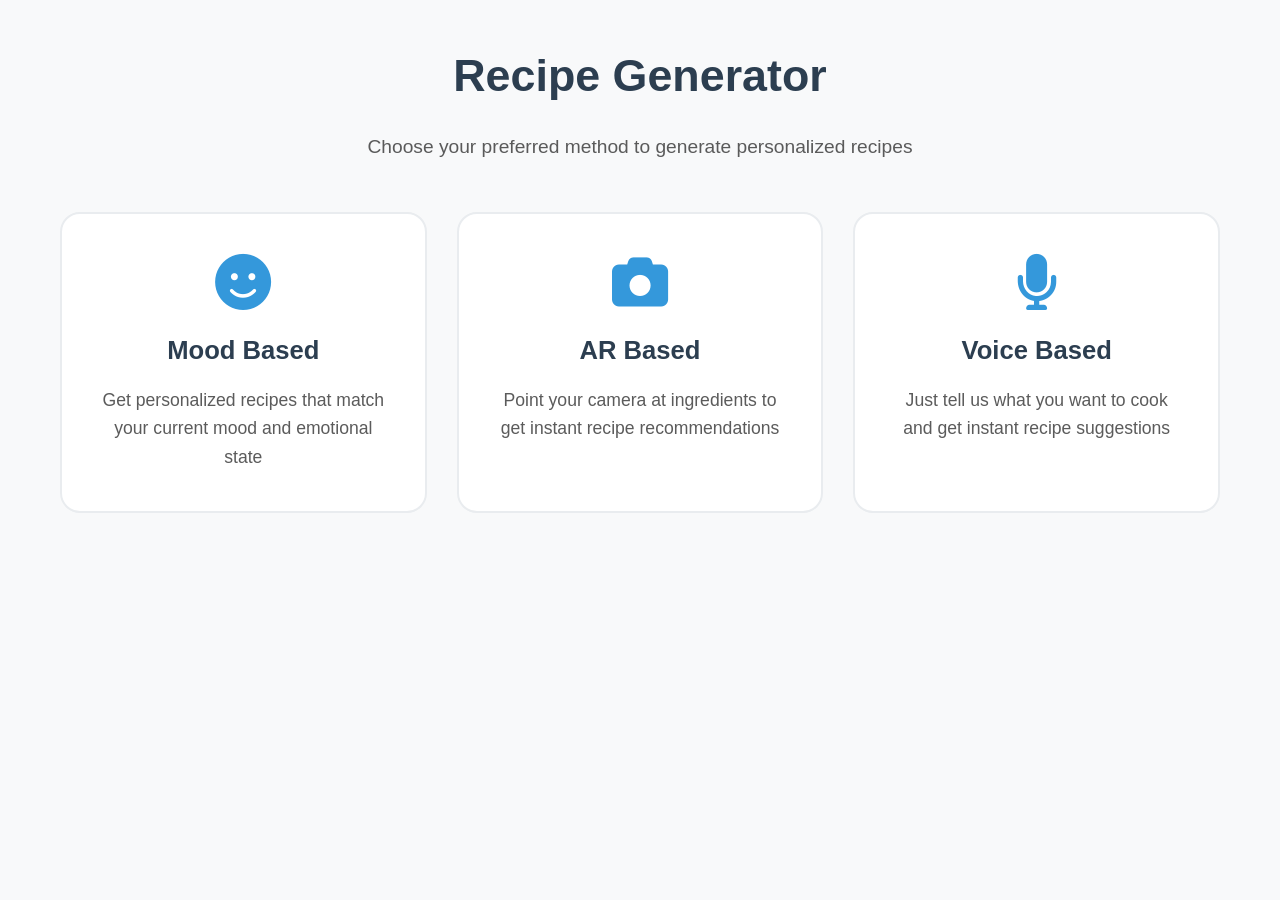
<file: templates/recipe-generator.html>
<!DOCTYPE html>
<html lang="en">
<head>
  <meta charset="UTF-8">
  <meta name="viewport" content="width=device-width, initial-scale=1.0">
  <title>Recipe Generator - CulinaryAI</title>
  <link rel="stylesheet" href="https://cdnjs.cloudflare.com/ajax/libs/font-awesome/6.0.0/css/all.min.css">
  <style>
    :root {
      --primary: #2c3e50;
      --secondary: #e74c3c;
      --accent: #3498db;
      --light: #ffffff;
      --dark: #2c3e50;
      --text: #333333;
      --background: #f8f9fa;
      --border: #e9ecef;
      --success: #2ecc71;
      --warning: #f1c40f;
      --info: #3498db;
    }

    * {
      margin: 0;
      padding: 0;
      box-sizing: border-box;
      font-family: 'Segoe UI', Tahoma, Geneva, Verdana, sans-serif;
    }

    body {
      background: var(--background);
      color: var(--text);
      line-height: 1.6;
    }

    .container {
      max-width: 1200px;
      margin: 0 auto;
      padding: 40px 20px;
    }

    .header {
      text-align: center;
      margin-bottom: 50px;
    }

    .header h1 {
      font-size: 2.8rem;
      color: var(--primary);
      margin-bottom: 20px;
    }

    .header p {
      font-size: 1.2rem;
      color: var(--text);
      opacity: 0.8;
    }

    .generation-options {
      display: grid;
      grid-template-columns: repeat(3, 1fr);
      gap: 30px;
      margin-bottom: 50px;
    }

    .generation-option {
      background: var(--light);
      padding: 40px;
      border-radius: 20px;
      text-align: center;
      cursor: pointer;
      border: 2px solid var(--border);
      transition: all 0.3s ease;
      text-decoration: none;
      color: var(--text);
    }

    .generation-option:hover {
      transform: translateY(-5px);
      border-color: var(--accent);
      box-shadow: 0 10px 20px rgba(0, 0, 0, 0.1);
    }

    .generation-option i {
      font-size: 3.5rem;
      color: var(--accent);
      margin-bottom: 20px;
    }

    .generation-option h3 {
      font-size: 1.6rem;
      color: var(--primary);
      margin-bottom: 15px;
    }

    .generation-option p {
      font-size: 1.1rem;
      opacity: 0.8;
      line-height: 1.6;
    }

    @media (max-width: 768px) {
      .generation-options {
        grid-template-columns: 1fr;
      }

      .header h1 {
        font-size: 2.2rem;
      }
    }
  </style>
</head>
<body>
  <div class="container">
    <div class="header">
      <h1>Recipe Generator</h1>
      <p>Choose your preferred method to generate personalized recipes</p>
    </div>

    <div class="generation-options">
      <a href="/mood-based" class="generation-option">
        <i class="fas fa-smile"></i>
        <h3>Mood Based</h3>
        <p>Get personalized recipes that match your current mood and emotional state</p>
      </a>

      <a href="/ar-food" class="generation-option">
        <i class="fas fa-camera"></i>
        <h3>AR Based</h3>
        <p>Point your camera at ingredients to get instant recipe recommendations</p>
      </a>

      <a href="/voice-input" class="generation-option">
        <i class="fas fa-microphone"></i>
        <h3>Voice Based</h3>
        <p>Just tell us what you want to cook and get instant recipe suggestions</p>
      </a>
    </div>
  </div>
</body>
</html>
</file>
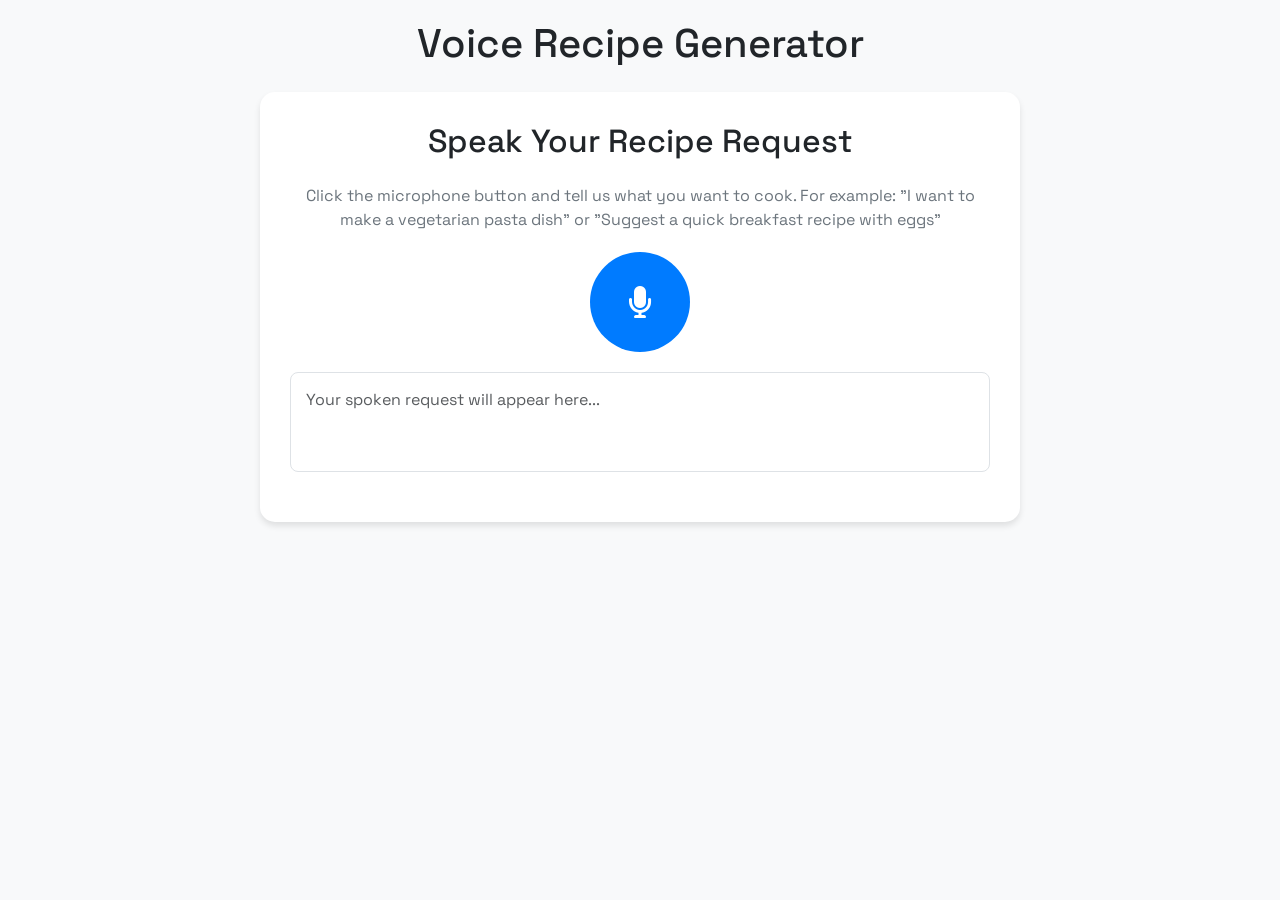
<file: templates/voice-input.html>
<!DOCTYPE html>
<html lang="en">
<head>
    <meta charset="UTF-8">
    <meta name="viewport" content="width=device-width, initial-scale=1.0">
    <title>Voice Recipe Generator - CulinaryAI</title>
    <link href="https://cdn.jsdelivr.net/npm/bootstrap@5.3.0/dist/css/bootstrap.min.css" rel="stylesheet">
    <link rel="stylesheet" href="https://cdnjs.cloudflare.com/ajax/libs/font-awesome/6.0.0/css/all.min.css">
    <link href="https://fonts.googleapis.com/css2?family=Space+Grotesk:wght@300;400;500;600;700&display=swap" rel="stylesheet">
    <style>
        * {
            margin: 0;
            padding: 0;
            box-sizing: border-box;
            font-family: 'Space Grotesk', sans-serif;
        }
        body {
            background-color: #f8f9fa;
        }
        .container {
            max-width: 800px;
            margin: 0 auto;
            padding: 20px;
        }
        .voice-section {
            background-color: white;
            border-radius: 15px;
            padding: 30px;
            box-shadow: 0 4px 6px rgba(0, 0, 0, 0.1);
            margin-bottom: 30px;
            text-align: center;
        }
        .voice-button {
            width: 100px;
            height: 100px;
            border-radius: 50%;
            background-color: #007bff;
            border: none;
            color: white;
            font-size: 2rem;
            cursor: pointer;
            transition: all 0.3s ease;
            display: flex;
            align-items: center;
            justify-content: center;
            margin: 20px auto;
        }
        .voice-button:hover {
            background-color: #0056b3;
            transform: scale(1.05);
        }
        .voice-button.recording {
            background-color: #dc3545;
            animation: pulse 1.5s infinite;
        }
        .voice-text {
            margin: 20px 0;
            padding: 15px;
            border: 1px solid #dee2e6;
            border-radius: 8px;
            min-height: 100px;
            text-align: left;
        }
        .loading-spinner {
            display: none;
            text-align: center;
            margin: 20px 0;
        }
        .result-section {
            background-color: white;
            border-radius: 15px;
            padding: 30px;
            box-shadow: 0 4px 6px rgba(0, 0, 0, 0.1);
            display: none;
        }
        .error-message {
            color: #dc3545;
            margin-top: 10px;
            display: none;
        }
        .instructions {
            color: #6c757d;
            margin-bottom: 20px;
        }
        @keyframes pulse {
            0% { transform: scale(1); }
            50% { transform: scale(1.1); }
            100% { transform: scale(1); }
        }
        .food-card {
            background-color: #fff;
            border-radius: 10px;
            box-shadow: 0 2px 4px rgba(0, 0, 0, 0.1);
            padding: 20px;
            margin-bottom: 20px;
            transition: transform 0.3s ease;
        }
        .food-card:hover {
            transform: translateY(-5px);
        }
    </style>
</head>
<body>
    <div class="container">
        <h1 class="text-center mb-4">Voice Recipe Generator</h1>
        
        <div class="voice-section">
            <h2 class="text-center mb-4">Speak Your Recipe Request</h2>
            <p class="instructions">
                Click the microphone button and tell us what you want to cook. 
                For example: "I want to make a vegetarian pasta dish" or 
                "Suggest a quick breakfast recipe with eggs"
            </p>
            
            <button id="voiceButton" class="voice-button">
                <i class="fas fa-microphone"></i>
            </button>
            
            <div class="voice-text" id="voiceText">
                <p class="text-muted">Your spoken request will appear here...</p>
            </div>
            
            <button id="generateButton" class="btn btn-primary" style="display: none;">
                Generate Recipe
            </button>
            
            <div class="error-message" id="errorMessage"></div>
        </div>

        <div class="loading-spinner" id="loadingSpinner">
            <div class="spinner-border text-primary" role="status">
                <span class="visually-hidden">Loading...</span>
            </div>
            <p class="mt-2">Generating your recipe...</p>
        </div>

        <div class="result-section" id="resultSection">
            <h2 class="text-center mb-4">Recipe Suggestions</h2>
            <div id="recipeResults"></div>
        </div>
    </div>

    <script>
        const voiceButton = document.getElementById('voiceButton');
        const voiceText = document.getElementById('voiceText');
        const generateButton = document.getElementById('generateButton');
        const loadingSpinner = document.getElementById('loadingSpinner');
        const resultSection = document.getElementById('resultSection');
        const recipeResults = document.getElementById('recipeResults');
        const errorMessage = document.getElementById('errorMessage');

        let recognition;
        let isRecording = false;

        // Initialize speech recognition
        if ('webkitSpeechRecognition' in window) {
            recognition = new webkitSpeechRecognition();
            recognition.continuous = false;
            recognition.interimResults = false;
            recognition.lang = 'en-US';

            recognition.onresult = function(event) {
                const transcript = event.results[0][0].transcript;
                voiceText.innerHTML = `<p>${transcript}</p>`;
                generateButton.style.display = 'block';
            };

            recognition.onerror = function(event) {
                showError('Error in speech recognition: ' + event.error);
                stopRecording();
            };

            recognition.onend = function() {
                stopRecording();
            };
        } else {
            showError('Speech recognition is not supported in your browser');
        }

        voiceButton.addEventListener('click', function() {
            if (!isRecording) {
                startRecording();
            } else {
                stopRecording();
            }
        });

        generateButton.addEventListener('click', function() {
            generateRecipe();
        });

        function startRecording() {
            if (recognition) {
                recognition.start();
                voiceButton.classList.add('recording');
                voiceButton.innerHTML = '<i class="fas fa-stop"></i>';
                isRecording = true;
                voiceText.innerHTML = '<p class="text-muted">Listening...</p>';
                generateButton.style.display = 'none';
            }
        }

        function stopRecording() {
            if (recognition) {
                recognition.stop();
                voiceButton.classList.remove('recording');
                voiceButton.innerHTML = '<i class="fas fa-microphone"></i>';
                isRecording = false;
            }
        }

        function showError(message) {
            errorMessage.textContent = message;
            errorMessage.style.display = 'block';
            setTimeout(() => {
                errorMessage.style.display = 'none';
            }, 3000);
        }

        function generateRecipe() {
            const request = voiceText.textContent.trim();
            if (!request) {
                showError('Please speak your recipe request first');
                return;
            }

            loadingSpinner.style.display = 'block';
            resultSection.style.display = 'none';
            errorMessage.style.display = 'none';

            fetch('/generate_voice_recipe', {
                method: 'POST',
                headers: {
                    'Content-Type': 'application/json',
                },
                body: JSON.stringify({ request: request })
            })
            .then(response => {
                if (!response.ok) {
                    throw new Error('Network response was not ok');
                }
                return response.json();
            })
            .then(data => {
                loadingSpinner.style.display = 'none';
                if (data.error) {
                    showError(data.error);
                } else {
                    displayResults(data);
                    resultSection.style.display = 'block';
                }
            })
            .catch(error => {
                loadingSpinner.style.display = 'none';
                showError('Error generating recipe. Please try again.');
                console.error('Error:', error);
            });
        }

        function displayResults(data) {
            recipeResults.innerHTML = '';
            
            const recipeCard = document.createElement('div');
            recipeCard.className = 'food-card';
            
            recipeCard.innerHTML = `
                <div class="row">
                    <div class="col-md-8">
                        <h3>${data.name}</h3>
                        <p class="text-muted">${data.description}</p>
                        <h4>Benefits:</h4>
                        <ul>
                            ${data.benefits.map(benefit => `<li>${benefit}</li>`).join('')}
                        </ul>
                        <button class="btn btn-primary" onclick="window.location.href='/recipe-details?food=${encodeURIComponent(data.name)}'">
                            View Full Recipe
                        </button>
                    </div>
                </div>
            `;
            
            recipeResults.appendChild(recipeCard);
        }
    </script>
</body>
</html>
</file>
